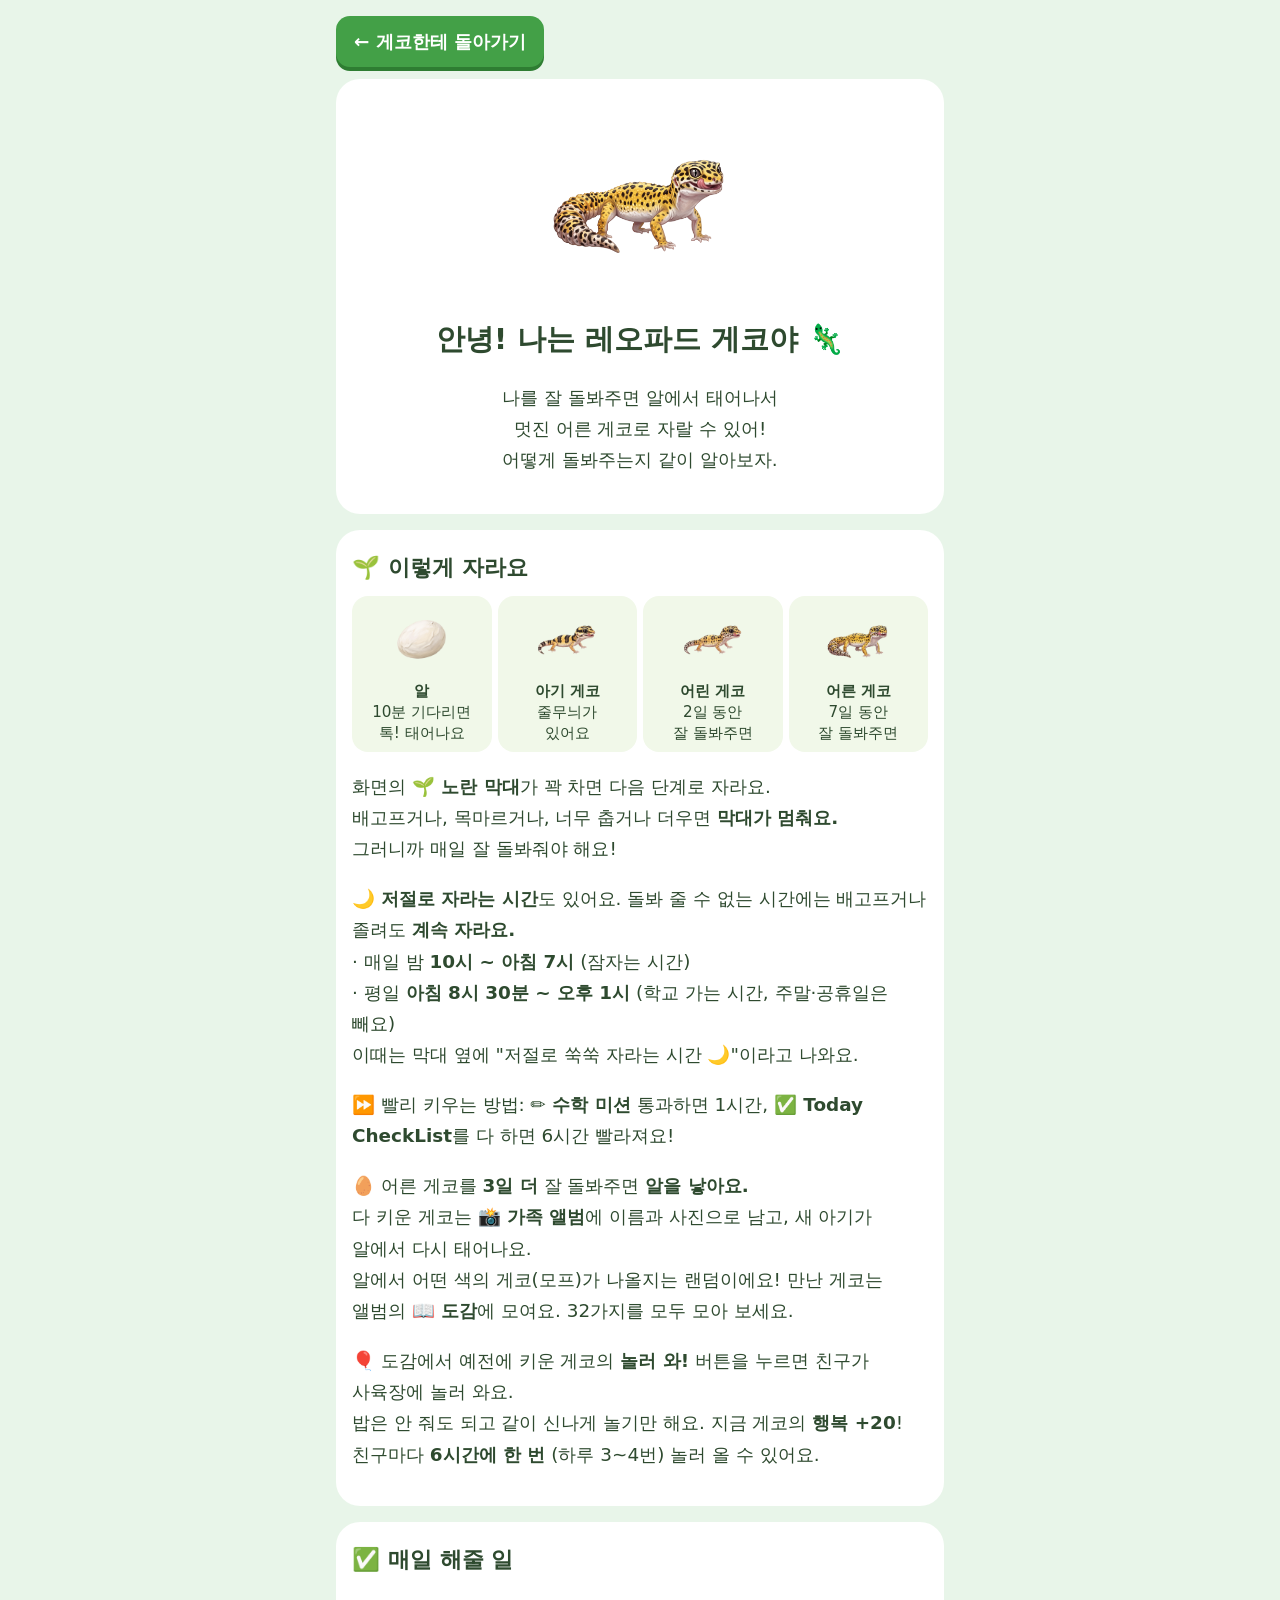
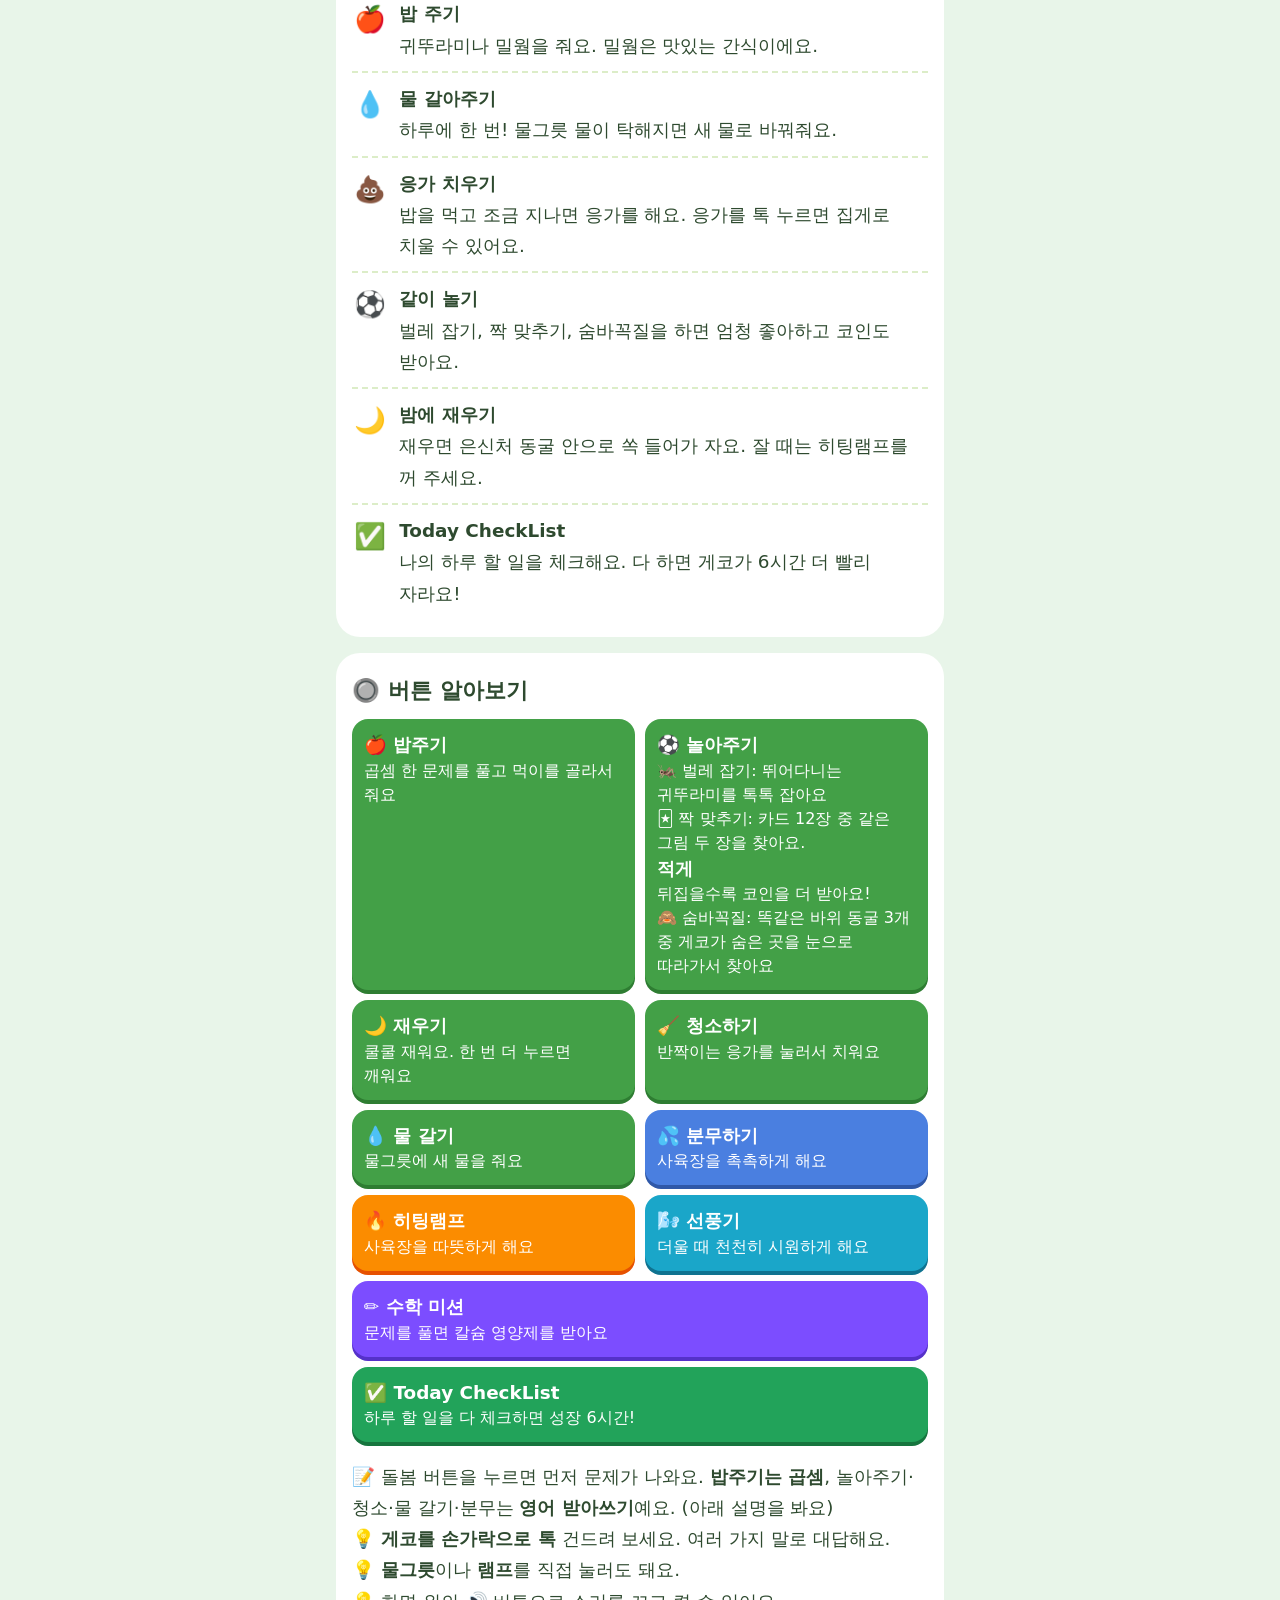
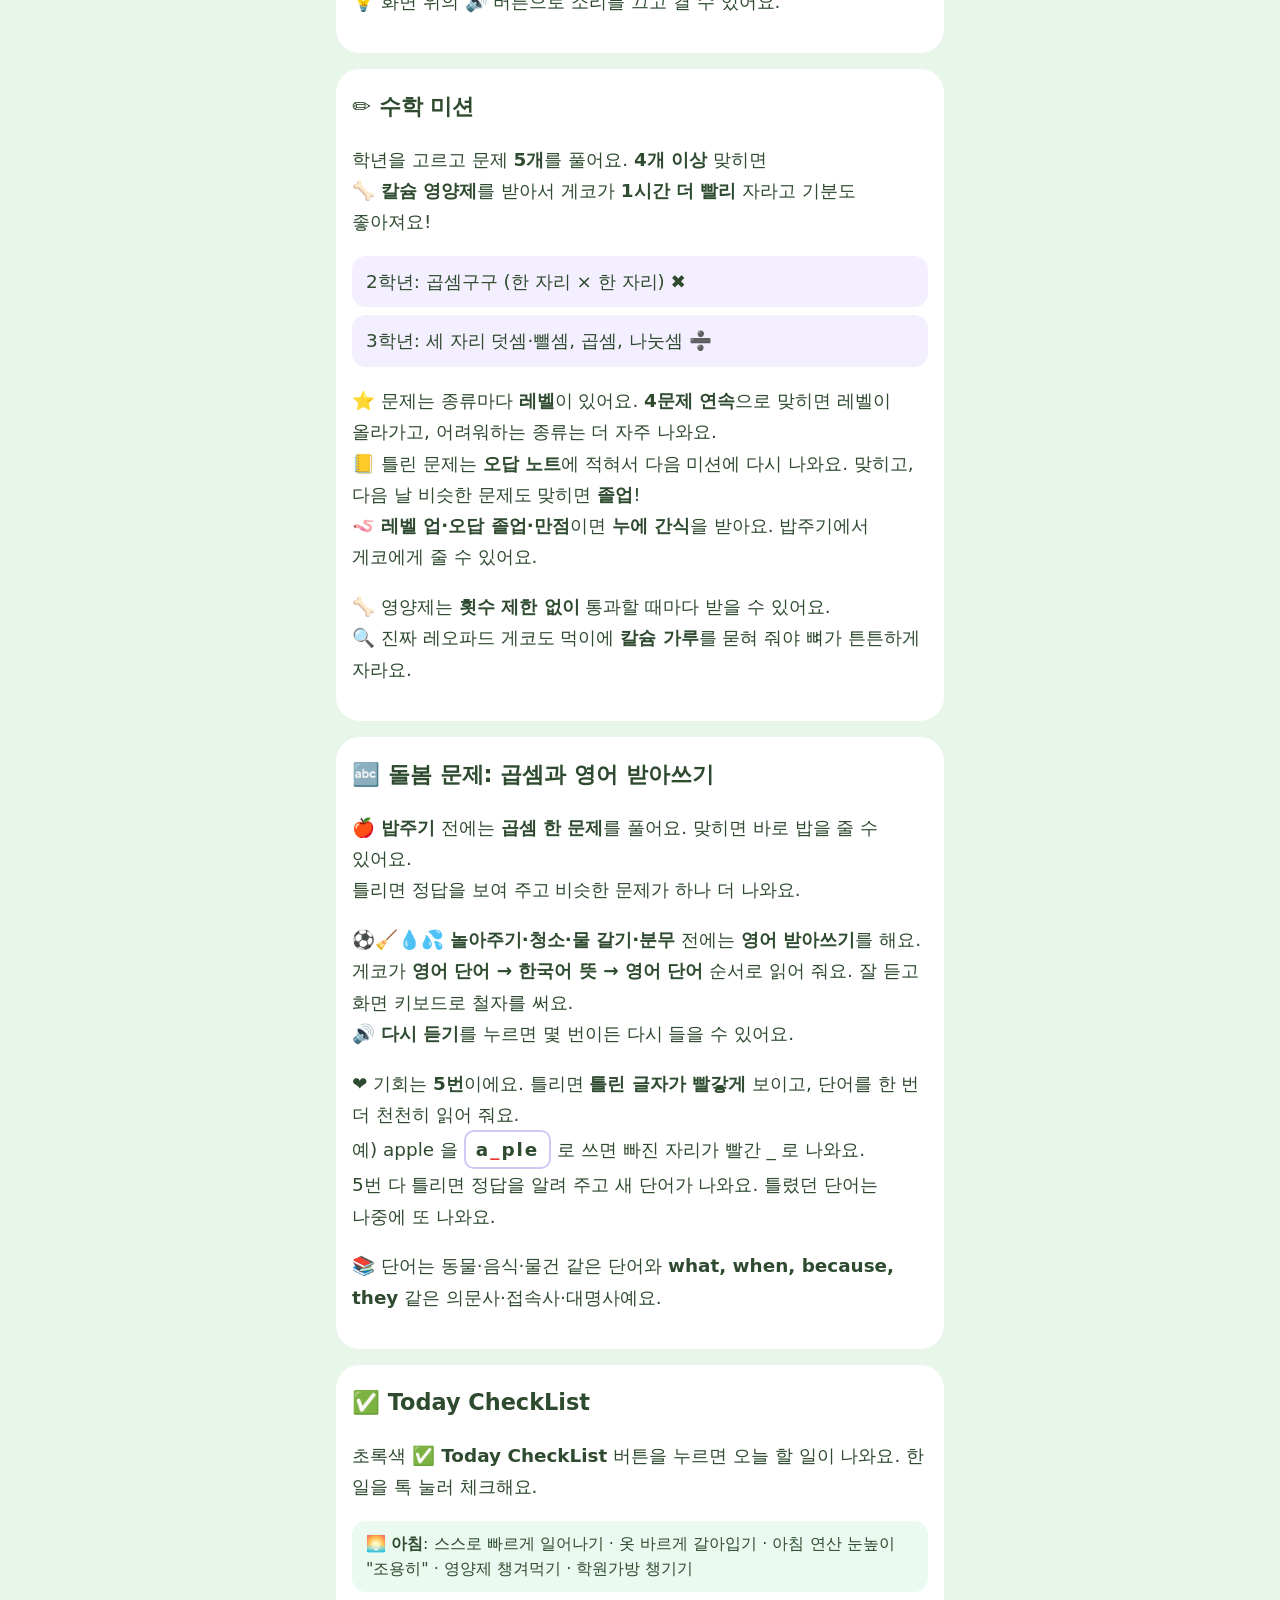
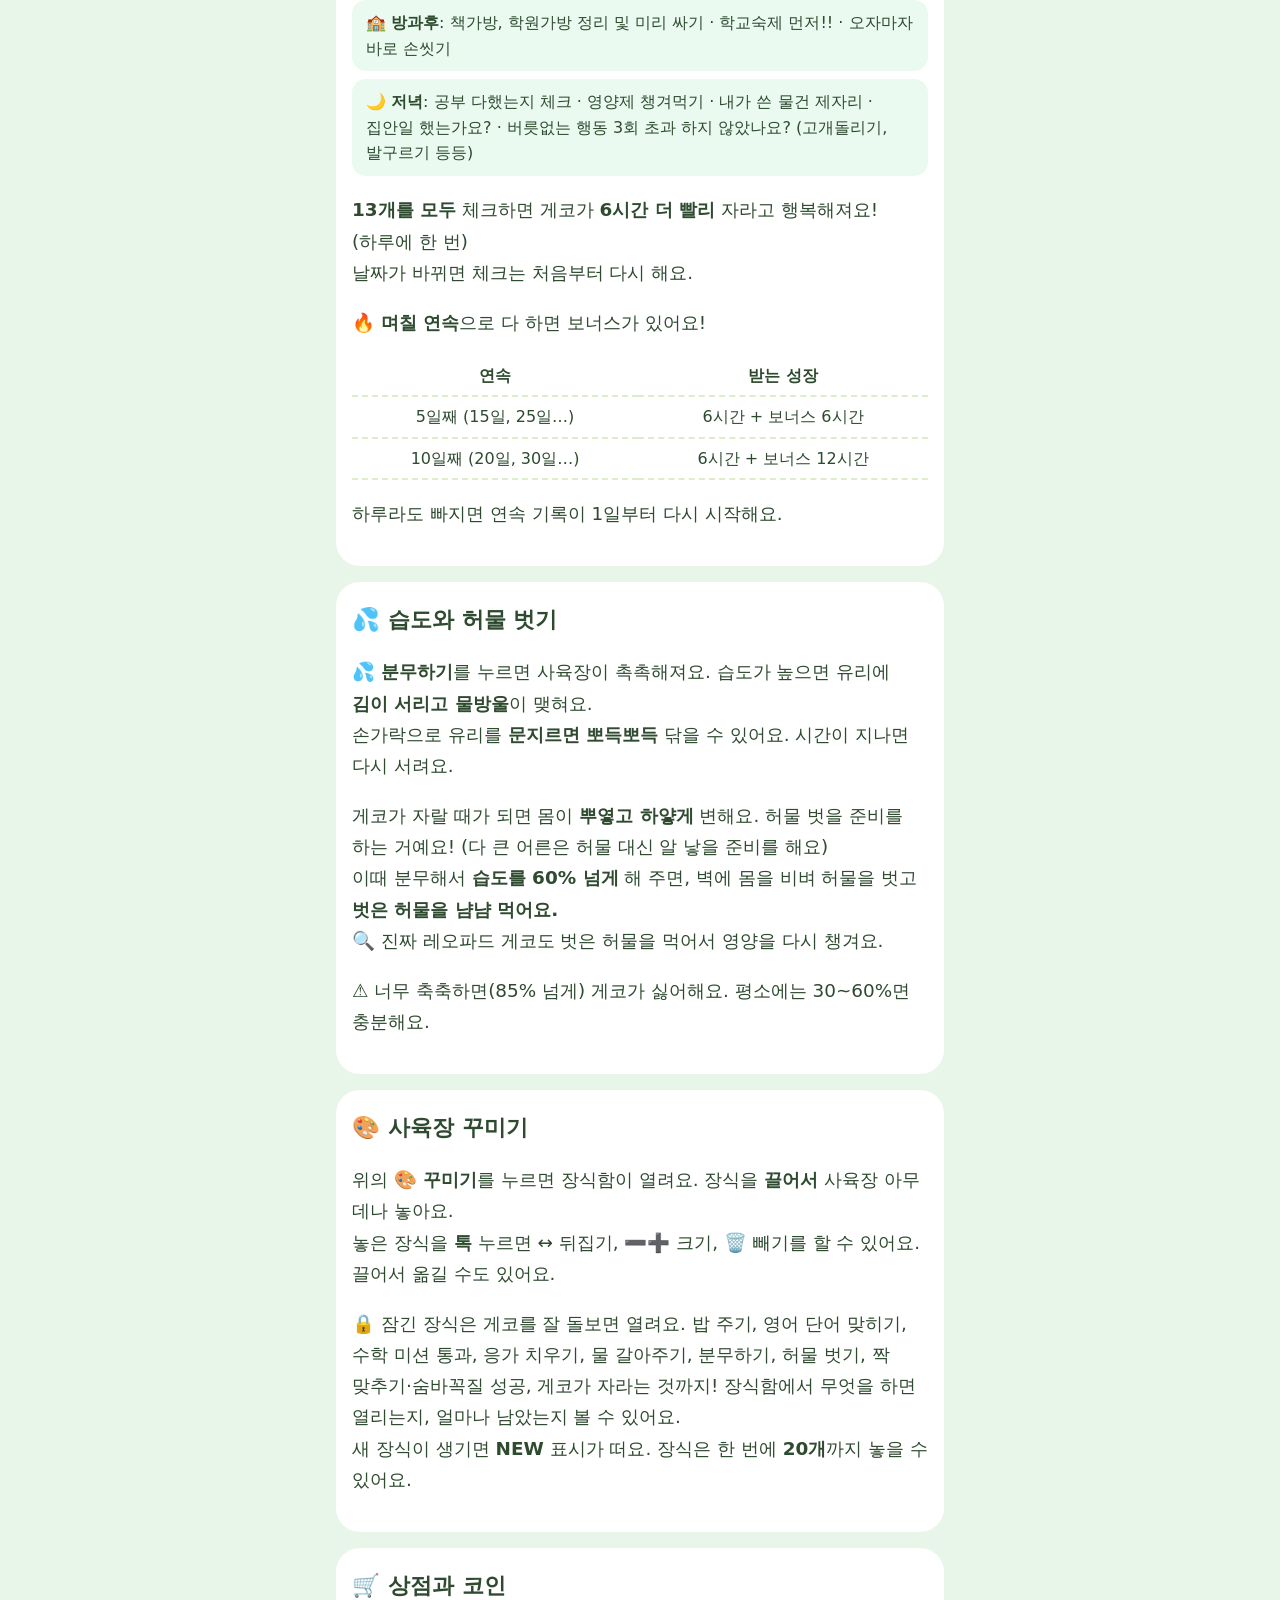
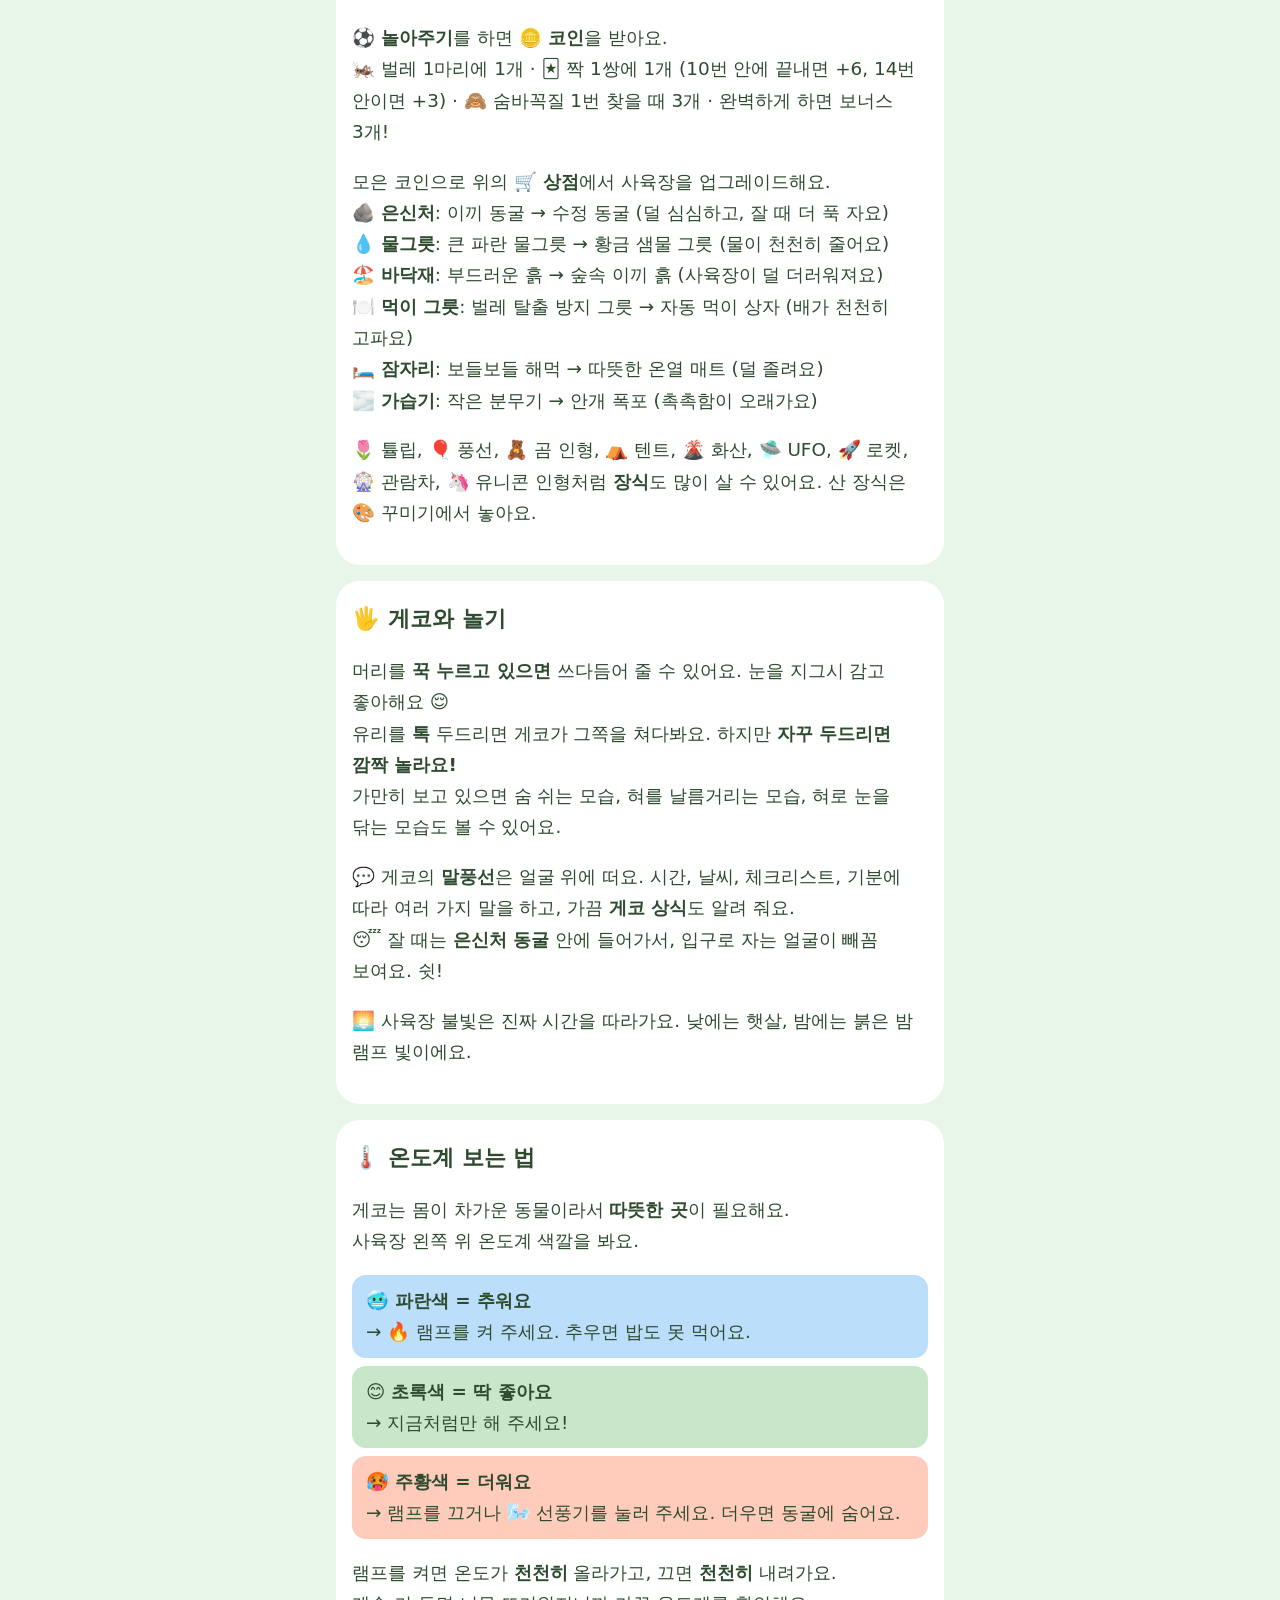
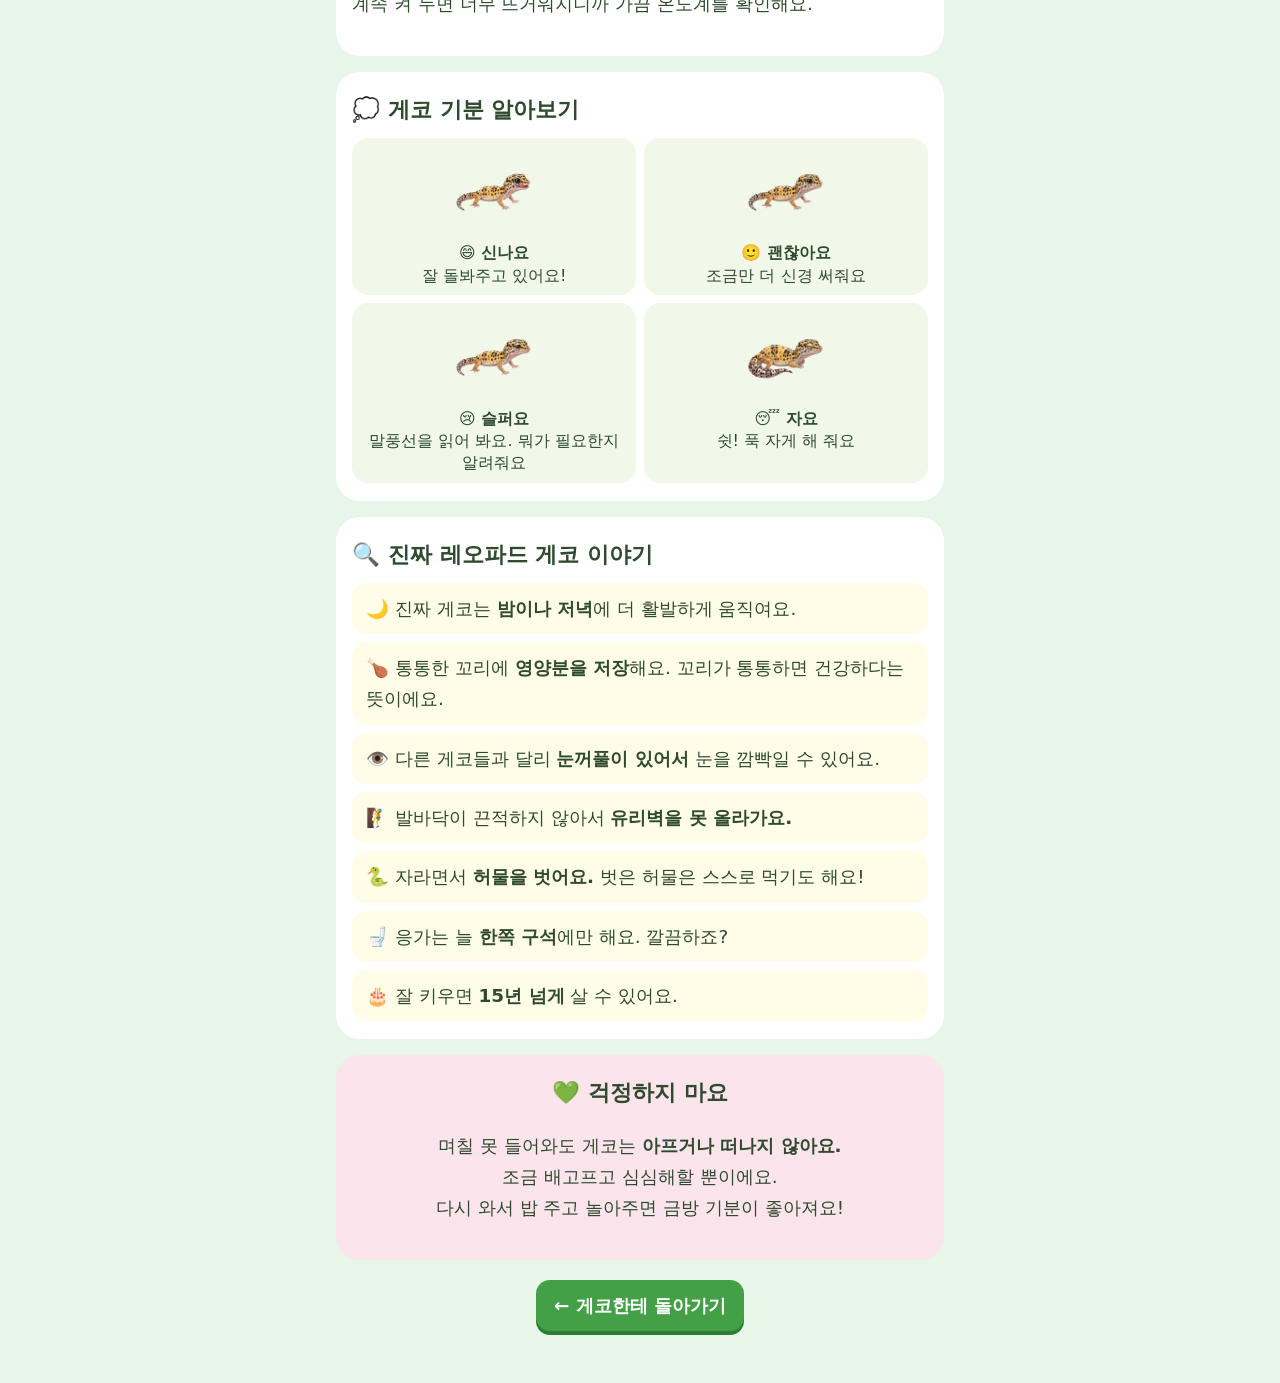
<file: help.html>
<!doctype html>
<html lang="ko">
<head>
<meta charset="utf-8">
<meta name="viewport" content="width=device-width, initial-scale=1">
<title>게코 키우기 안내서</title>
<style>
  :root { --bg: #e8f5e9; --card: #fff; --ink: #2e4a2f; --accent: #43a047; --soft: #f1f8e9; }
  * { box-sizing: border-box; }
  body { margin: 0; font-family: "Malgun Gothic", system-ui, sans-serif; background: var(--bg); color: var(--ink); font-size: 1.15rem; line-height: 1.7; word-break: keep-all; }
  main { max-width: 640px; margin: 0 auto; padding: 16px 16px 40px; }
  a.back { display: inline-block; margin-bottom: 12px; padding: 10px 18px; border-radius: 14px; background: var(--accent); color: #fff; text-decoration: none; font-weight: bold; box-shadow: 0 4px 0 #2e7d32; }
  .hero { text-align: center; background: var(--card); border-radius: 24px; padding: 20px 16px; }
  .hero img { width: 200px; max-width: 70%; }
  h1 { font-size: 1.8rem; margin: 6px 0; }
  h2 { font-size: 1.4rem; margin: 0 0 10px; }
  section { background: var(--card); border-radius: 24px; padding: 18px 16px; margin-top: 16px; }
  .em { font-size: 1.6rem; }
  /* 성장 단계 */
  .grow { display: grid; grid-template-columns: repeat(4, 1fr); gap: 6px; text-align: center; }
  .grow div { background: var(--soft); border-radius: 16px; padding: 8px 4px; font-size: .95rem; line-height: 1.4; }
  .grow img { width: 100%; height: 70px; object-fit: contain; }
  .grow b { display: block; }
  @media (max-width: 420px) { .grow { grid-template-columns: repeat(2, 1fr); } }
  /* 할 일 목록 */
  ul.todo { list-style: none; padding: 0; margin: 0; }
  ul.todo li { display: flex; gap: 12px; align-items: flex-start; padding: 10px 0; border-bottom: 2px dashed #dcedc8; }
  ul.todo li:last-child { border-bottom: 0; }
  ul.todo .em { flex: 0 0 2.2rem; text-align: center; }
  /* 버튼 설명 */
  .buttons { display: grid; grid-template-columns: 1fr 1fr; gap: 10px; }
  .btn { background: var(--accent); color: #fff; border-radius: 16px; padding: 12px; box-shadow: 0 4px 0 #2e7d32; font-size: 1rem; line-height: 1.5; }
  .btn b { display: block; font-size: 1.15rem; }
  .btn.lamp { background: #fb8c00; box-shadow: 0 4px 0 #e65100; }
  .btn.math { background: #7c4dff; box-shadow: 0 4px 0 #5531c9; grid-column: 1 / -1; }
  .mathbox { background: #f3efff; border-radius: 14px; padding: 10px 14px; margin-top: 8px; }
  /* 온도 */
  .temps { display: grid; gap: 8px; }
  .temp { border-radius: 14px; padding: 10px 14px; }
  .cold { background: #bbdefb; } .good { background: #c8e6c9; } .hot { background: #ffccbc; }
  /* 기분 */
  .moods { display: grid; grid-template-columns: 1fr 1fr; gap: 8px; text-align: center; }
  .moods div { background: var(--soft); border-radius: 16px; padding: 8px; font-size: 1rem; line-height: 1.4; }
  .moods img { width: 100%; height: 90px; object-fit: contain; }
  /* 진짜 게코 이야기 */
  .btn.check { background: #22a35a; box-shadow: 0 4px 0 #16753e; grid-column: 1 / -1; }
  .btn.mist { background: #4a7fe0; box-shadow: 0 4px 0 #2f58a8; }
  .btn.fan { background: #1aa6c9; box-shadow: 0 4px 0 #0f7390; }
  .chkbox { background: #eafaf0; border-radius: 14px; padding: 10px 14px; margin-top: 8px; font-size: 1rem; line-height: 1.6; }
  .spell { display: inline-block; padding: 2px 10px; border-radius: 10px; background: #fff; border: 2px solid #d3c7f5; font-weight: bold; letter-spacing: 2px; }
  .spell .bad { color: #e53935; }
  table.bonus { width: 100%; border-collapse: collapse; margin-top: 8px; font-size: 1rem; }
  table.bonus td, table.bonus th { border-bottom: 2px dashed #dcedc8; padding: 6px 4px; text-align: center; }
  .fact { background: #fffde7; border-radius: 14px; padding: 10px 14px; margin-top: 8px; }
  .hug { text-align: center; background: #fce4ec; }
  .end { text-align: center; margin-top: 20px; }
</style>
</head>
<body>
<main>
  <a class="back" href="./">← 게코한테 돌아가기</a>

  <div class="hero">
    <img src="assets/lizard/adult_happy.png" alt="웃고 있는 어른 레오파드 게코">
    <h1>안녕! 나는 레오파드 게코야 🦎</h1>
    <p>나를 잘 돌봐주면 알에서 태어나서<br>멋진 어른 게코로 자랄 수 있어!<br>어떻게 돌봐주는지 같이 알아보자.</p>
  </div>

  <section>
    <h2>🌱 이렇게 자라요</h2>
    <div class="grow">
      <div><img src="assets/lizard/egg.png" alt="알"><b>알</b>10분 기다리면<br>톡! 태어나요</div>
      <div><img src="assets/lizard/hatchling_happy.png" alt="아기 게코"><b>아기 게코</b>줄무늬가<br>있어요</div>
      <div><img src="assets/lizard/juvenile_happy.png" alt="어린 게코"><b>어린 게코</b>2일 동안<br>잘 돌봐주면</div>
      <div><img src="assets/lizard/adult_happy.png" alt="어른 게코"><b>어른 게코</b>7일 동안<br>잘 돌봐주면</div>
    </div>
    <p>화면의 <b>🌱 노란 막대</b>가 꽉 차면 다음 단계로 자라요.<br>
    배고프거나, 목마르거나, 너무 춥거나 더우면 <b>막대가 멈춰요.</b><br>
    그러니까 매일 잘 돌봐줘야 해요!</p>
    <p>🌙 <b>저절로 자라는 시간</b>도 있어요. 돌봐 줄 수 없는 시간에는 배고프거나 졸려도 <b>계속 자라요.</b><br>
    · 매일 밤 <b>10시 ~ 아침 7시</b> (잠자는 시간)<br>
    · 평일 <b>아침 8시 30분 ~ 오후 1시</b> (학교 가는 시간, 주말·공휴일은 빼요)<br>
    이때는 막대 옆에 "저절로 쑥쑥 자라는 시간 🌙"이라고 나와요.</p>
    <p>⏩ 빨리 키우는 방법: <b>✏️ 수학 미션</b> 통과하면 1시간, <b>✅ Today CheckList</b>를 다 하면 6시간 빨라져요!</p>
    <p>🥚 어른 게코를 <b>3일 더</b> 잘 돌봐주면 <b>알을 낳아요.</b><br>
    다 키운 게코는 <b>📸 가족 앨범</b>에 이름과 사진으로 남고, 새 아기가 알에서 다시 태어나요.<br>
    알에서 어떤 색의 게코(모프)가 나올지는 랜덤이에요! 만난 게코는 앨범의 <b>📖 도감</b>에 모여요. 32가지를 모두 모아 보세요.</p>
    <p>🎈 도감에서 예전에 키운 게코의 <b>놀러 와!</b> 버튼을 누르면 친구가 사육장에 놀러 와요.<br>
    밥은 안 줘도 되고 같이 신나게 놀기만 해요. 지금 게코의 <b>행복 +20</b>! 친구마다 <b>6시간에 한 번</b> (하루 3~4번) 놀러 올 수 있어요.</p>
  </section>

  <section>
    <h2>✅ 매일 해줄 일</h2>
    <ul class="todo">
      <li><span class="em">🍎</span><span><b>밥 주기</b><br>귀뚜라미나 밀웜을 줘요. 밀웜은 맛있는 간식이에요.</span></li>
      <li><span class="em">💧</span><span><b>물 갈아주기</b><br>하루에 한 번! 물그릇 물이 탁해지면 새 물로 바꿔줘요.</span></li>
      <li><span class="em">💩</span><span><b>응가 치우기</b><br>밥을 먹고 조금 지나면 응가를 해요. 응가를 톡 누르면 집게로 치울 수 있어요.</span></li>
      <li><span class="em">⚽</span><span><b>같이 놀기</b><br>벌레 잡기, 짝 맞추기, 숨바꼭질을 하면 엄청 좋아하고 코인도 받아요.</span></li>
      <li><span class="em">🌙</span><span><b>밤에 재우기</b><br>재우면 은신처 동굴 안으로 쏙 들어가 자요. 잘 때는 히팅램프를 꺼 주세요.</span></li>
      <li><span class="em">✅</span><span><b>Today CheckList</b><br>나의 하루 할 일을 체크해요. 다 하면 게코가 6시간 더 빨리 자라요!</span></li>
    </ul>
  </section>

  <section>
    <h2>🔘 버튼 알아보기</h2>
    <div class="buttons">
      <div class="btn"><b>🍎 밥주기</b>곱셈 한 문제를 풀고 먹이를 골라서 줘요</div>
      <div class="btn"><b>⚽ 놀아주기</b>🦗 벌레 잡기: 뛰어다니는 귀뚜라미를 톡톡 잡아요<br>
        🃏 짝 맞추기: 카드 12장 중 같은 그림 두 장을 찾아요. <b>적게</b> 뒤집을수록 코인을 더 받아요!<br>
        🙈 숨바꼭질: 똑같은 바위 동굴 3개 중 게코가 숨은 곳을 눈으로 따라가서 찾아요</div>
      <div class="btn"><b>🌙 재우기</b>쿨쿨 재워요. 한 번 더 누르면 깨워요</div>
      <div class="btn"><b>🧹 청소하기</b>반짝이는 응가를 눌러서 치워요</div>
      <div class="btn"><b>💧 물 갈기</b>물그릇에 새 물을 줘요</div>
      <div class="btn mist"><b>💦 분무하기</b>사육장을 촉촉하게 해요</div>
      <div class="btn lamp"><b>🔥 히팅램프</b>사육장을 따뜻하게 해요</div>
      <div class="btn fan"><b>🌬️ 선풍기</b>더울 때 천천히 시원하게 해요</div>
      <div class="btn math"><b>✏️ 수학 미션</b>문제를 풀면 칼슘 영양제를 받아요</div>
      <div class="btn check"><b>✅ Today CheckList</b>하루 할 일을 다 체크하면 성장 6시간!</div>
    </div>
    <p>📝 돌봄 버튼을 누르면 먼저 문제가 나와요. <b>밥주기는 곱셈</b>, 놀아주기·청소·물 갈기·분무는 <b>영어 받아쓰기</b>예요. (아래 설명을 봐요)<br>
    💡 <b>게코를 손가락으로 톡</b> 건드려 보세요. 여러 가지 말로 대답해요.<br>
    💡 <b>물그릇</b>이나 <b>램프</b>를 직접 눌러도 돼요.<br>
    💡 화면 위의 <b>🔊</b> 버튼으로 소리를 끄고 켤 수 있어요.</p>
  </section>

  <section>
    <h2>✏️ 수학 미션</h2>
    <p>학년을 고르고 문제 <b>5개</b>를 풀어요. <b>4개 이상</b> 맞히면<br>
    🦴 <b>칼슘 영양제</b>를 받아서 게코가 <b>1시간 더 빨리</b> 자라고 기분도 좋아져요!</p>
    <div class="mathbox">2학년: 곱셈구구 (한 자리 × 한 자리) ✖️</div>
    <div class="mathbox">3학년: 세 자리 덧셈·뺄셈, 곱셈, 나눗셈 ➗</div>
    <p>⭐ 문제는 종류마다 <b>레벨</b>이 있어요. <b>4문제 연속</b>으로 맞히면 레벨이 올라가고, 어려워하는 종류는 더 자주 나와요.<br>
    📒 틀린 문제는 <b>오답 노트</b>에 적혀서 다음 미션에 다시 나와요. 맞히고, 다음 날 비슷한 문제도 맞히면 <b>졸업</b>!<br>
    🪱 <b>레벨 업·오답 졸업·만점</b>이면 <b>누에 간식</b>을 받아요. 밥주기에서 게코에게 줄 수 있어요.</p>
    <p>🦴 영양제는 <b>횟수 제한 없이</b> 통과할 때마다 받을 수 있어요.<br>
    🔍 진짜 레오파드 게코도 먹이에 <b>칼슘 가루</b>를 묻혀 줘야 뼈가 튼튼하게 자라요.</p>
  </section>

  <section>
    <h2>🔤 돌봄 문제: 곱셈과 영어 받아쓰기</h2>
    <p>🍎 <b>밥주기</b> 전에는 <b>곱셈 한 문제</b>를 풀어요. 맞히면 바로 밥을 줄 수 있어요.<br>
    틀리면 정답을 보여 주고 비슷한 문제가 하나 더 나와요.</p>
    <p>⚽🧹💧💦 <b>놀아주기·청소·물 갈기·분무</b> 전에는 <b>영어 받아쓰기</b>를 해요.<br>
    게코가 <b>영어 단어 → 한국어 뜻 → 영어 단어</b> 순서로 읽어 줘요. 잘 듣고 화면 키보드로 철자를 써요.<br>
    🔊 <b>다시 듣기</b>를 누르면 몇 번이든 다시 들을 수 있어요.</p>
    <p>❤️ 기회는 <b>5번</b>이에요. 틀리면 <b>틀린 글자가 빨갛게</b> 보이고, 단어를 한 번 더 천천히 읽어 줘요.<br>
    예) apple 을 <span class="spell">a<span class="bad">_</span>ple</span> 로 쓰면 빠진 자리가 빨간 _ 로 나와요.<br>
    5번 다 틀리면 정답을 알려 주고 새 단어가 나와요. 틀렸던 단어는 나중에 또 나와요.</p>
    <p>📚 단어는 동물·음식·물건 같은 단어와 <b>what, when, because, they</b> 같은 의문사·접속사·대명사예요.</p>
  </section>

  <section>
    <h2>✅ Today CheckList</h2>
    <p>초록색 <b>✅ Today CheckList</b> 버튼을 누르면 오늘 할 일이 나와요. 한 일을 톡 눌러 체크해요.</p>
    <div class="chkbox">🌅 <b>아침</b>: 스스로 빠르게 일어나기 · 옷 바르게 갈아입기 · 아침 연산 눈높이 "조용히" · 영양제 챙겨먹기 · 학원가방 챙기기</div>
    <div class="chkbox">🏫 <b>방과후</b>: 책가방, 학원가방 정리 및 미리 싸기 · 학교숙제 먼저!! · 오자마자 바로 손씻기</div>
    <div class="chkbox">🌙 <b>저녁</b>: 공부 다했는지 체크 · 영양제 챙겨먹기 · 내가 쓴 물건 제자리 · 집안일 했는가요? · 버릇없는 행동 3회 초과 하지 않았나요? (고개돌리기, 발구르기 등등)</div>
    <p><b>13개를 모두</b> 체크하면 게코가 <b>6시간 더 빨리</b> 자라고 행복해져요! (하루에 한 번)<br>
    날짜가 바뀌면 체크는 처음부터 다시 해요.</p>
    <p>🔥 <b>며칠 연속</b>으로 다 하면 보너스가 있어요!</p>
    <table class="bonus">
      <tr><th>연속</th><th>받는 성장</th></tr>
      <tr><td>5일째 (15일, 25일…)</td><td>6시간 + 보너스 6시간</td></tr>
      <tr><td>10일째 (20일, 30일…)</td><td>6시간 + 보너스 12시간</td></tr>
    </table>
    <p>하루라도 빠지면 연속 기록이 1일부터 다시 시작해요.</p>
  </section>

  <section>
    <h2>💦 습도와 허물 벗기</h2>
    <p><b>💦 분무하기</b>를 누르면 사육장이 촉촉해져요. 습도가 높으면 유리에 <b>김이 서리고 물방울</b>이 맺혀요.<br>
    손가락으로 유리를 <b>문지르면 뽀득뽀득</b> 닦을 수 있어요. 시간이 지나면 다시 서려요.</p>
    <p>게코가 자랄 때가 되면 몸이 <b>뿌옇고 하얗게</b> 변해요. 허물 벗을 준비를 하는 거예요! (다 큰 어른은 허물 대신 알 낳을 준비를 해요)<br>
    이때 분무해서 <b>습도를 60% 넘게</b> 해 주면, 벽에 몸을 비벼 허물을 벗고 <b>벗은 허물을 냠냠 먹어요.</b><br>
    🔍 진짜 레오파드 게코도 벗은 허물을 먹어서 영양을 다시 챙겨요.</p>
    <p>⚠️ 너무 축축하면(85% 넘게) 게코가 싫어해요. 평소에는 30~60%면 충분해요.</p>
  </section>

  <section>
    <h2>🎨 사육장 꾸미기</h2>
    <p>위의 <b>🎨 꾸미기</b>를 누르면 장식함이 열려요. 장식을 <b>끌어서</b> 사육장 아무 데나 놓아요.<br>
    놓은 장식을 <b>톡</b> 누르면 ↔️ 뒤집기, ➖➕ 크기, 🗑️ 빼기를 할 수 있어요. 끌어서 옮길 수도 있어요.</p>
    <p>🔒 잠긴 장식은 게코를 잘 돌보면 열려요. 밥 주기, 영어 단어 맞히기, 수학 미션 통과, 응가 치우기, 물 갈아주기, 분무하기, 허물 벗기,
    짝 맞추기·숨바꼭질 성공, 게코가 자라는 것까지! 장식함에서 무엇을 하면 열리는지, 얼마나 남았는지 볼 수 있어요.<br>
    새 장식이 생기면 <b>NEW</b> 표시가 떠요. 장식은 한 번에 <b>20개</b>까지 놓을 수 있어요.</p>
  </section>

  <section>
    <h2>🛒 상점과 코인</h2>
    <p><b>⚽ 놀아주기</b>를 하면 🪙 <b>코인</b>을 받아요.<br>
    🦗 벌레 1마리에 1개 · 🃏 짝 1쌍에 1개 (10번 안에 끝내면 +6, 14번 안이면 +3) · 🙈 숨바꼭질 1번 찾을 때 3개 · 완벽하게 하면 보너스 3개!</p>
    <p>모은 코인으로 위의 <b>🛒 상점</b>에서 사육장을 업그레이드해요.<br>
    🪨 <b>은신처</b>: 이끼 동굴 → 수정 동굴 (덜 심심하고, 잘 때 더 푹 자요)<br>
    💧 <b>물그릇</b>: 큰 파란 물그릇 → 황금 샘물 그릇 (물이 천천히 줄어요)<br>
    🏖️ <b>바닥재</b>: 부드러운 흙 → 숲속 이끼 흙 (사육장이 덜 더러워져요)<br>
    🍽️ <b>먹이 그릇</b>: 벌레 탈출 방지 그릇 → 자동 먹이 상자 (배가 천천히 고파요)<br>
    🛏️ <b>잠자리</b>: 보들보들 해먹 → 따뜻한 온열 매트 (덜 졸려요)<br>
    🌫️ <b>가습기</b>: 작은 분무기 → 안개 폭포 (촉촉함이 오래가요)</p>
    <p>🌷 튤립, 🎈 풍선, 🧸 곰 인형, ⛺ 텐트, 🌋 화산, 🛸 UFO, 🚀 로켓, 🎡 관람차, 🦄 유니콘 인형처럼 <b>장식</b>도 많이 살 수 있어요.
    산 장식은 🎨 꾸미기에서 놓아요.</p>
  </section>

  <section>
    <h2>🖐️ 게코와 놀기</h2>
    <p>머리를 <b>꾹 누르고 있으면</b> 쓰다듬어 줄 수 있어요. 눈을 지그시 감고 좋아해요 😌<br>
    유리를 <b>톡</b> 두드리면 게코가 그쪽을 쳐다봐요. 하지만 <b>자꾸 두드리면 깜짝 놀라요!</b><br>
    가만히 보고 있으면 숨 쉬는 모습, 혀를 날름거리는 모습, 혀로 눈을 닦는 모습도 볼 수 있어요.</p>
    <p>💬 게코의 <b>말풍선</b>은 얼굴 위에 떠요. 시간, 날씨, 체크리스트, 기분에 따라 여러 가지 말을 하고, 가끔 <b>게코 상식</b>도 알려 줘요.<br>
    😴 잘 때는 <b>은신처 동굴</b> 안에 들어가서, 입구로 자는 얼굴이 빼꼼 보여요. 쉿!</p>
    <p>🌅 사육장 불빛은 진짜 시간을 따라가요. 낮에는 햇살, 밤에는 붉은 밤 램프 빛이에요.</p>
  </section>

  <section>
    <h2>🌡️ 온도계 보는 법</h2>
    <p>게코는 몸이 차가운 동물이라서 <b>따뜻한 곳</b>이 필요해요.<br>사육장 왼쪽 위 온도계 색깔을 봐요.</p>
    <div class="temps">
      <div class="temp cold">🥶 <b>파란색 = 추워요</b><br>→ 🔥 램프를 켜 주세요. 추우면 밥도 못 먹어요.</div>
      <div class="temp good">😊 <b>초록색 = 딱 좋아요</b><br>→ 지금처럼만 해 주세요!</div>
      <div class="temp hot">🥵 <b>주황색 = 더워요</b><br>→ 램프를 끄거나 🌬️ 선풍기를 눌러 주세요. 더우면 동굴에 숨어요.</div>
    </div>
    <p>램프를 켜면 온도가 <b>천천히</b> 올라가고, 끄면 <b>천천히</b> 내려가요.<br>
    계속 켜 두면 너무 뜨거워지니까 가끔 온도계를 확인해요.</p>
  </section>

  <section>
    <h2>💭 게코 기분 알아보기</h2>
    <div class="moods">
      <div><img src="assets/lizard/juvenile_happy.png" alt="행복한 게코"><b>😄 신나요</b><br>잘 돌봐주고 있어요!</div>
      <div><img src="assets/lizard/juvenile_ok.png" alt="보통 기분 게코"><b>🙂 괜찮아요</b><br>조금만 더 신경 써줘요</div>
      <div><img src="assets/lizard/juvenile_sad.png" alt="슬픈 게코"><b>😢 슬퍼요</b><br>말풍선을 읽어 봐요. 뭐가 필요한지 알려줘요</div>
      <div><img src="assets/lizard/juvenile_sleep.png" alt="자는 게코"><b>😴 자요</b><br>쉿! 푹 자게 해 줘요</div>
    </div>
  </section>

  <section>
    <h2>🔍 진짜 레오파드 게코 이야기</h2>
    <div class="fact">🌙 진짜 게코는 <b>밤이나 저녁</b>에 더 활발하게 움직여요.</div>
    <div class="fact">🍗 통통한 꼬리에 <b>영양분을 저장</b>해요. 꼬리가 통통하면 건강하다는 뜻이에요.</div>
    <div class="fact">👁️ 다른 게코들과 달리 <b>눈꺼풀이 있어서</b> 눈을 깜빡일 수 있어요.</div>
    <div class="fact">🧗 발바닥이 끈적하지 않아서 <b>유리벽을 못 올라가요.</b></div>
    <div class="fact">🐍 자라면서 <b>허물을 벗어요.</b> 벗은 허물은 스스로 먹기도 해요!</div>
    <div class="fact">🚽 응가는 늘 <b>한쪽 구석</b>에만 해요. 깔끔하죠?</div>
    <div class="fact">🎂 잘 키우면 <b>15년 넘게</b> 살 수 있어요.</div>
  </section>

  <section class="hug">
    <h2>💚 걱정하지 마요</h2>
    <p>며칠 못 들어와도 게코는 <b>아프거나 떠나지 않아요.</b><br>
    조금 배고프고 심심해할 뿐이에요.<br>
    다시 와서 밥 주고 놀아주면 금방 기분이 좋아져요!</p>
  </section>

  <div class="end"><a class="back" href="./">← 게코한테 돌아가기</a></div>
</main>
<script>
  // 게임 주소의 ?p=이름, ?test 를 그대로 유지해서 내 게코로 돌아가게 한다
  document.querySelectorAll("a.back").forEach((a) => { a.href = "./" + location.search; });
  // 그림이 아직 없으면 자리만 숨긴다
  document.querySelectorAll("img").forEach((img) => img.addEventListener("error", () => { img.style.visibility = "hidden"; }));
</script>
</body>
</html>
</file>
